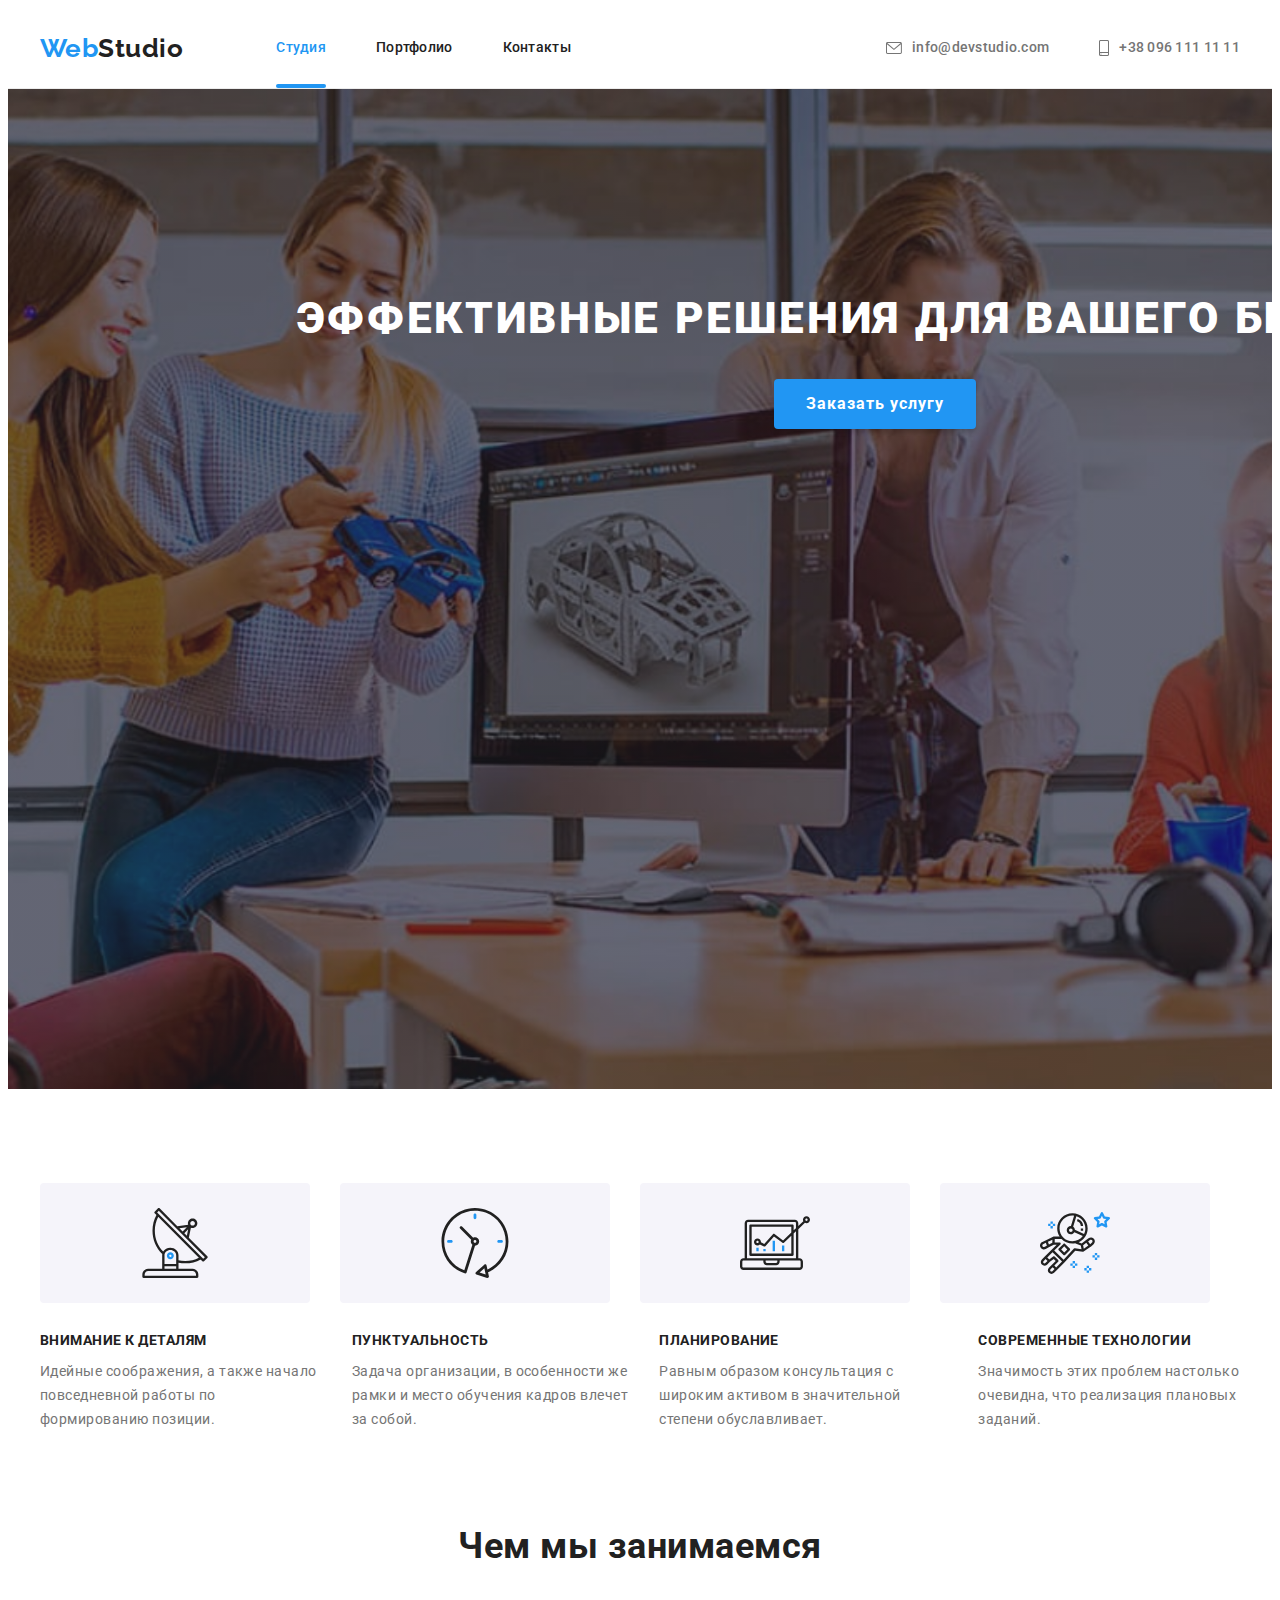
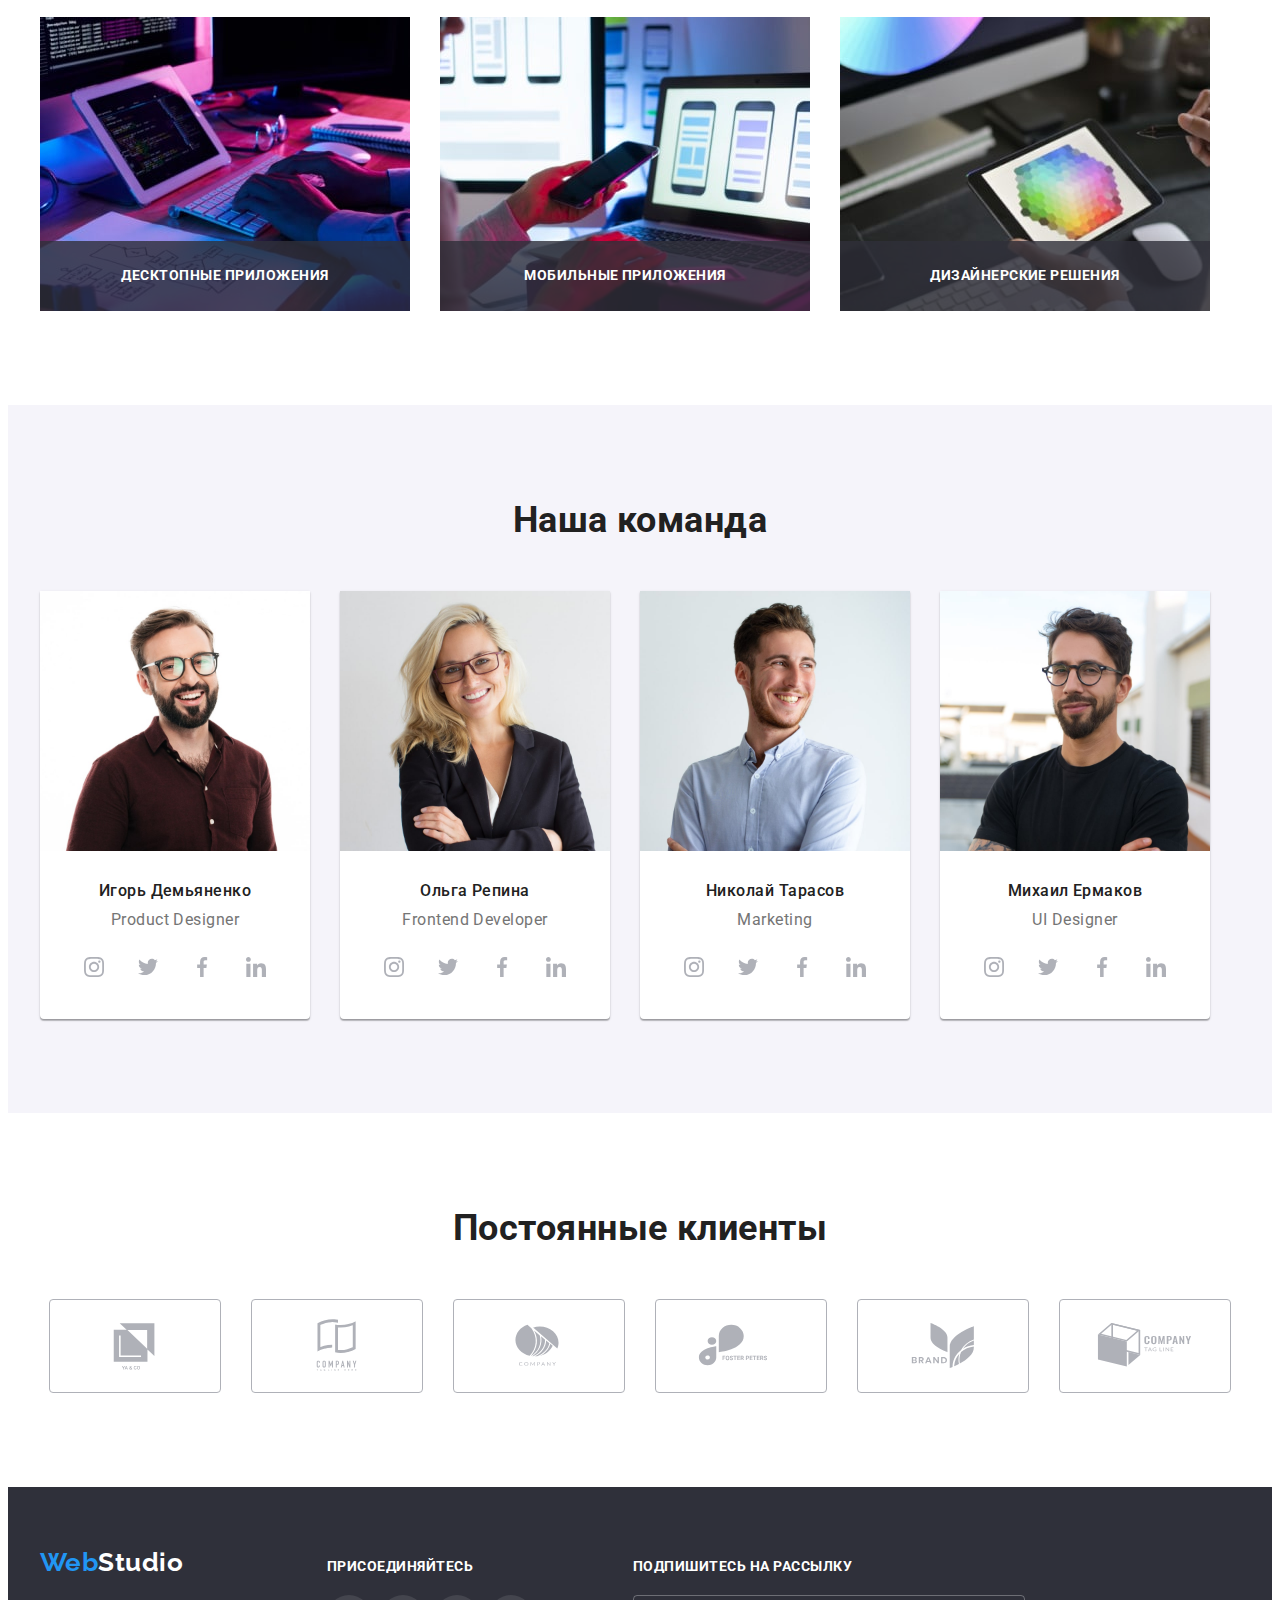
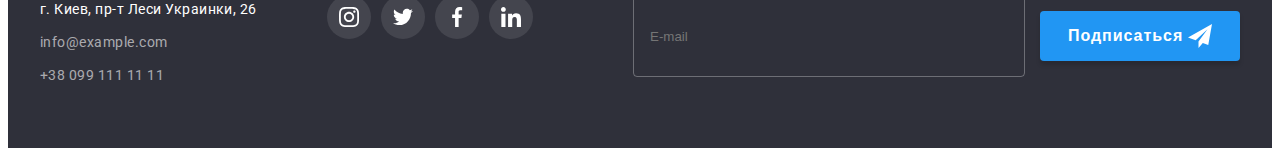
<file: index.html>
<!DOCTYPE html>
<html lang="ru">
  <head>
    <meta charset="UTF-8" />
    <meta http-equiv="X-UA-Compatible" content="IE=edge" />
    <meta name="viewport" content="width=device-width, initial-scale=1.0" />
    <title>Document</title>
    <link rel="preconnect" href="https://fonts.googleapis.com" />
    <link rel="preconnect" href="https://fonts.gstatic.com" crossorigin />
    <link
      href="https://fonts.googleapis.com/css2?family=Raleway:wght@700&family=Roboto:wght@400;500;700;900&display=swap"
      rel="stylesheet"
    />
    <link
      rel="stylesheet"
      href="https://cdnjs.cloudflare.com/ajax/libs/modern-normalize/1.1.0/modern-normalize.min.css"
      integrity="sha512-wpPYUAdjBVSE4KJnH1VR1HeZfpl1ub8YT/NKx4PuQ5NmX2tKuGu6U/JRp5y+Y8XG2tV+wKQpNHVUX03MfMFn9Q=="
      crossorigin="anonymous"
      referrerpolicy="no-referrer"
    />
    <link rel="stylesheet" href="./css/styles.css" />
  </head>
  <body>
    <header class="header">
      <div class="container">
        <nav class="nav">
          <a class="header-logo link" lang="en" href="./index.html"
            ><span class="accent">Web</span>Studio</a
          >

          <ul class="header-list list">
            <li class="header-item">
              <a class="header-link current link" href="./index.html">Студия</a>
            </li>
            <li class="header-item">
              <a class="header-link link" href="./portfolio.html">Портфолио</a>
            </li>
            <li class="header-item"><a class="header-link link" href="">Контакты</a></li>
          </ul>
        </nav>

        <ul class="header-contacts list">
          <li class="header-item">
            <a class="header-mail link" href="mailto:info@devstudio.com">
              <svg class="header-svg-envelope" width="16" height="12">
                <use href="./images/symbol-defs.svg#icon-envelope"></use>
              </svg>
              info@devstudio.com
            </a>
          </li>
          <li class="header-item">
            <a class="header-tel link" href="tel:+380961111111">
              <svg class="header-svg-tel" width="10" height="16">
                <use href="./images/symbol-defs.svg#icon-smartphone"></use>
              </svg>
              +38 096 111 11 11</a
            >
          </li>
        </ul>
      </div>
    </header>

    <main class="main">
      <!--  hero  -->

      <section class="section hero hero-bg-image">
        <div class="container hero-container">
          <h1 class="hero-title">Эффективные решения для вашего бизнеса</h1>
          <button class="hero-button" type="button" data-modal-open>Заказать услугу</button>
        </div>
      </section>

      <!--  advantage  -->

      <section class="section advantage">
        <div class="container">
          <h2 class="visually-hidden">Наши приемущества</h2>
          <ul class="advantage-svg-list list">
            <li class="advantage-svg-item">
              <svg class="advantage-svg" width="70" height="70">
                <use href="./images/symbol-defs.svg#icon-antenna"></use>
              </svg>
            </li>
            <li class="advantage-svg-item">
              <svg class="advantage-svg" width="70" height="70">
                <use href="./images/symbol-defs.svg#icon-clock"></use>
              </svg>
            </li>
            <li class="advantage-svg-item">
              <svg class="advantage-svg" width="70" height="70">
                <use href="./images/symbol-defs.svg#icon-diagram"></use>
              </svg>
            </li>
            <li class="advantage-svg-item">
              <svg class="advantage-svg" width="70" height="70">
                <use href="./images/symbol-defs.svg#icon-astronaut"></use>
              </svg>
            </li>
          </ul>
          <ul class="advantage-list list">
            <li class="advantage-item">
              <h3 class="advantage-title">Внимание к деталям</h3>
              <p class="advantage-text">
                Идейные соображения, а также начало повседневной работы по формированию позиции.
              </p>
            </li>
            <li class="advantage-item">
              <h3 class="advantage-title">Пунктуальность</h3>
              <p class="advantage-text">
                Задача организации, в особенности же рамки и место обучения кадров влечет за собой.
              </p>
            </li>
            <li class="advantage-item">
              <h3 class="advantage-title">Планирование</h3>
              <p class="advantage-text">
                Равным образом консультация с широким активом в значительной степени обуславливает.
              </p>
            </li>
            <li class="advantage-item">
              <h3 class="advantage-title">Современные технологии</h3>
              <p class="advantage-text">
                Значимость этих проблем настолько очевидна, что реализация плановых заданий.
              </p>
            </li>
          </ul>
        </div>
      </section>

      <!--  about  -->

      <section class="section about">
        <div class="container">
          <h2 class="about-title">Чем мы занимаемся</h2>
          <ul class="about-list list">
            <li class="about-item">
              <img src="./images/img-1-min.jpg" alt="проектирование" width="370" height="294" />
              <div class="about-thumb">
                <h3 class="about-img-title">Десктопные приложения</h3>
              </div>
            </li>
            <li class="about-item">
              <img
                src="./images/img-2-min.jpg"
                alt="дизайн мобильного приложения"
                width="370"
                height="294"
              />
              <div class="about-thumb">
                <h3 class="about-img-title">Мобильные приложения</h3>
              </div>
            </li>
            <li class="about-item">
              <img src="./images/img-3-min.jpg" alt="цветовое решение" width="370" height="294" />
              <div class="about-thumb">
                <h3 class="about-img-title">Дизайнерские решения</h3>
              </div>
            </li>
          </ul>
        </div>
      </section>

      <!--  team  -->

      <section class="section team">
        <div class="container">
          <h2 class="team-title">Наша команда</h2>
          <ul class="team-list list">
            <li class="team-item">
              <img
                class="team-img"
                src="./images/img-11-min.jpg"
                alt="сотрудник"
                width="270"
                height="260"
              />
              <h3 class="team-list-title">Игорь Демьяненко</h3>
              <p class="team-text" lang="en">Product Designer</p>
              <ul class="team-social-list list">
                <li class="team-social-item">
                  <a class="team-social-link" href="">
                    <svg class="team-social-svg" width="20" height="20">
                      <use href="./images/symbol-defs.svg#icon-instagram"></use>
                    </svg>
                  </a>
                </li>
                <li class="team-social-item">
                  <a class="team-social-link" href="">
                    <svg class="team-social-svg" width="20" height="20">
                      <use href="./images/symbol-defs.svg#icon-twitter"></use>
                    </svg>
                  </a>
                </li>
                <li class="team-social-item">
                  <a class="team-social-link" href="">
                    <svg class="team-social-svg" width="20" height="20">
                      <use href="./images/symbol-defs.svg#icon-facebook"></use>
                    </svg>
                  </a>
                </li>
                <li class="team-social-item">
                  <a class="team-social-link" href="">
                    <svg class="team-social-svg" width="20" height="20">
                      <use href="./images/symbol-defs.svg#icon-linkedin"></use>
                    </svg>
                  </a>
                </li>
              </ul>
            </li>
            <li class="team-item">
              <img
                class="team-img"
                src="./images/img-22-min.jpg"
                alt="сотрудник"
                width="270"
                height="260"
              />
              <h3 class="team-list-title">Ольга Репина</h3>
              <p class="team-text" lang="en">Frontend Developer</p>
              <ul class="team-social-list list">
                <li class="team-social-item">
                  <a class="team-social-link" href="">
                    <svg class="team-social-svg" width="20" height="20">
                      <use href="./images/symbol-defs.svg#icon-instagram"></use>
                    </svg>
                  </a>
                </li>
                <li class="team-social-item">
                  <a class="team-social-link" href="">
                    <svg class="team-social-svg" width="20" height="20">
                      <use href="./images/symbol-defs.svg#icon-twitter"></use>
                    </svg>
                  </a>
                </li>
                <li class="team-social-item">
                  <a class="team-social-link" href="">
                    <svg class="team-social-svg" width="20" height="20">
                      <use href="./images/symbol-defs.svg#icon-facebook"></use>
                    </svg>
                  </a>
                </li>
                <li class="team-social-item">
                  <a class="team-social-link" href="">
                    <svg class="team-social-svg" width="20" height="20">
                      <use href="./images/symbol-defs.svg#icon-linkedin"></use>
                    </svg>
                  </a>
                </li>
              </ul>
            </li>
            <li class="team-item">
              <img
                class="team-img"
                src="./images/img-33-min.jpg"
                alt="сотрудник"
                width="270"
                height="260"
              />
              <h3 class="team-list-title">Николай Тарасов</h3>
              <p class="team-text" lang="en">Marketing</p>
              <ul class="team-social-list list">
                <li class="team-social-item">
                  <a class="team-social-link" href="">
                    <svg class="team-social-svg" width="20" height="20">
                      <use href="./images/symbol-defs.svg#icon-instagram"></use>
                    </svg>
                  </a>
                </li>
                <li class="team-social-item">
                  <a class="team-social-link" href="">
                    <svg class="team-social-svg" width="20" height="20">
                      <use href="./images/symbol-defs.svg#icon-twitter"></use>
                    </svg>
                  </a>
                </li>
                <li class="team-social-item">
                  <a class="team-social-link" href="">
                    <svg class="team-social-svg" width="20" height="20">
                      <use href="./images/symbol-defs.svg#icon-facebook"></use>
                    </svg>
                  </a>
                </li>
                <li class="team-social-item">
                  <a class="team-social-link" href="">
                    <svg class="team-social-svg" width="20" height="20">
                      <use href="./images/symbol-defs.svg#icon-linkedin"></use>
                    </svg>
                  </a>
                </li>
              </ul>
            </li>
            <li class="team-item">
              <img
                class="team-img"
                src="./images/img-44-min.jpg"
                alt="сотрудник"
                width="270"
                height="260"
              />
              <h3 class="team-list-title">Михаил Ермаков</h3>
              <p class="team-text" lang="en">UI Designer</p>
              <ul class="team-social-list list">
                <li class="team-social-item">
                  <a class="team-social-link" href="">
                    <svg class="team-social-svg" width="20" height="20">
                      <use href="./images/symbol-defs.svg#icon-instagram"></use>
                    </svg>
                  </a>
                </li>
                <li class="team-social-item">
                  <a class="team-social-link" href="">
                    <svg class="team-social-svg" width="20" height="20">
                      <use href="./images/symbol-defs.svg#icon-twitter"></use>
                    </svg>
                  </a>
                </li>
                <li class="team-social-item">
                  <a class="team-social-link" href="">
                    <svg class="team-social-svg" width="20" height="20">
                      <use href="./images/symbol-defs.svg#icon-facebook"></use>
                    </svg>
                  </a>
                </li>
                <li class="team-social-item">
                  <a class="team-social-link" href="">
                    <svg class="team-social-svg" width="20" height="20">
                      <use href="./images/symbol-defs.svg#icon-linkedin"></use>
                    </svg>
                  </a>
                </li>
              </ul>
            </li>
          </ul>
        </div>
      </section>

      <!-- clients -->

      <section class="section clients">
        <div class="container">
          <h3 class="clients-title">Постоянные клиенты</h3>
          <ul class="clients-list list">
            <li class="clients-item">
              <a class="clients-link" href="">
                <svg class="clients-icon" width="106" height="60">
                  <use href="./images/symbol-defs.svg#icon-Logo-co-1"></use>
                </svg>
              </a>
            </li>
            <li class="clients-item">
              <a class="clients-link" href="">
                <svg class="clients-icon" width="106" height="60">
                  <use href="./images/symbol-defs.svg#icon-Logo-co-2"></use>
                </svg>
              </a>
            </li>
            <li class="clients-item">
              <a class="clients-link" href="">
                <svg class="clients-icon" width="106" height="60">
                  <use href="./images/symbol-defs.svg#icon-Logo-co-3"></use>
                </svg>
              </a>
            </li>
            <li class="clients-item">
              <a class="clients-link" href="">
                <svg class="clients-icon" width="106" height="60">
                  <use href="./images/symbol-defs.svg#icon-Logo-co-4"></use>
                </svg>
              </a>
            </li>
            <li class="clients-item">
              <a class="clients-link" href="">
                <svg class="clients-icon" width="106" height="60">
                  <use href="./images/symbol-defs.svg#icon-Logo-co-5"></use>
                </svg>
              </a>
            </li>
            <li class="clients-item">
              <a class="clients-link" href="">
                <svg class="clients-icon" width="106" height="60">
                  <use href="./images/symbol-defs.svg#icon-Logo-co-6"></use>
                </svg>
              </a>
            </li>
          </ul>
        </div>
      </section>
    </main>

    <!--  footer  -->

    <footer class="footer">
      <div class="container">
        <div class="footer-logo-adress">
          <a class="footer-logo link" lang="en" href="./index.html">
            <span class="accent">Web</span>Studio</a
          >
          <address class="adress">
            <ul class="footer-list list">
              <li class="footer-item">
                <a
                  class="adress-link link"
                  href="https://goo.gl/maps/6LNpwaQRXF41cbzE8"
                  target="_blank"
                  rel="noopener noreferrer"
                  >г. Киев, пр-т Леси Украинки, 26</a
                >
              </li>
              <li class="footer-item">
                <a class="footer-mail link" href="mailto:info@example.com">info@example.com</a>
              </li>
              <li class="footer-item">
                <a class="footer-tel link" href="tel:+380991111111">+38 099 111 11 11</a>
              </li>
            </ul>
          </address>
        </div>
        <div class="footer-social">
          <h3 class="footer-title">присоединяйтесь</h3>
          <ul class="footer-social-list list">
            <li class="footer-social-item">
              <a class="footer-social-link" href="">
                <svg class="footer-social-svg" width="20" height="20">
                  <use href="./images/symbol-defs.svg#icon-instagram"></use>
                </svg>
              </a>
            </li>
            <li class="footer-social-item">
              <a class="footer-social-link" href="">
                <svg class="footer-social-svg" width="20" height="20">
                  <use href="./images/symbol-defs.svg#icon-twitter"></use>
                </svg>
              </a>
            </li>
            <li class="footer-social-item">
              <a class="footer-social-link" href="">
                <svg class="footer-social-svg" width="20" height="20">
                  <use href="./images/symbol-defs.svg#icon-facebook"></use>
                </svg>
              </a>
            </li>
            <li class="footer-social-item">
              <a class="footer-social-link" href="">
                <svg class="footer-social-svg" width="20" height="20">
                  <use href="./images/symbol-defs.svg#icon-linkedin"></use>
                </svg>
              </a>
            </li>
          </ul>
        </div>
        <div class="subscribe-wrap">
          <h3 class="footer-title">Подпишитесь на рассылку</h3>
          <form class="footer-form">
            <input type="email" class="subscribe-email" name="email" placeholder="E-mail" />
            <button type="submit" class="subscribe-button">
              Подписаться
              <svg class="subscribe-icon" width="24" height="24">
                <use href="./images/symbol-defs.svg#icon-send"></use>
              </svg>
            </button>
          </form>
        </div>
      </div>
    </footer>

    <!------ backdrop ------->
    <div class="backdrop is-hidden" data-modal>
      <div class="modal">
        <button type="button" class="modal-button" data-modal-close>
          <svg class="modal-icon" width="11" height="11">
            <use href="./images/symbol-defs.svg#icon-Vector"></use>
          </svg>
        </button>
        <div class="form-wrap">
          <p class="form-title">Оставьте свои данные, мы вам перезвоним</p>
          <form class="form">
            <div class="form-person-wrap">
              <label for="name" class="form-label">Имя</label>
              <div class="input-icon-wrap">
                <input
                  type="text"
                  class="form-input"
                  name="name"
                  id="name"
                  placeholder=" "
                  autocomplete="name"
                />
                <svg class="form-icon" width="18" height="18">
                  <use href="./images/symbol-defs.svg#icon-person"></use>
                </svg>
              </div>
            </div>
            <label for="tel" class="form-label">Телефон</label>
            <div class="input-icon-wrap">
              <input
                type="tel"
                class="form-input"
                name="tel"
                id="tel"
                placeholder=" "
                autocomplete="tel"
              />
              <svg class="form-icon" width="18" height="18">
                <use href="./images/symbol-defs.svg#icon-phone"></use>
              </svg>
            </div>
            <label for="email" class="form-label">Почта</label>
            <div class="input-icon-wrap">
              <input type="email" class="form-input" name="email" id="email" placeholder=" " />
              <svg class="form-icon" width="18" height="18">
                <use href="./images/symbol-defs.svg#icon-email"></use>
              </svg>
            </div>
            <div class="comment-wrap">
              <label for="comment" class="form-label">Комментарий</label>

              <textarea
                class="comment"
                name="comment"
                placeholder="Введите текст"
                id="comment"
              ></textarea>
            </div>

            <label for="form-checkbox" class="form-checkbox-label">
              <input
                type="checkbox"
                class="form-checkbox"
                name="terms"
                value="terms"
                id="form-checkbox"
              />
              <span class="checkbox-icon">
                <svg class="" width="16" height="15">
                  <use href="./images/symbol-defs.svg#icon-check"></use>
                </svg>
              </span>
              Соглашаюсь с рассылкой и принимаю&nbsp;
              <a href="" class="checkbox-link">Условия договора</a>
            </label>
            <button type="submit" class="form-button">Отправить</button>
          </form>
        </div>
      </div>
    </div>
    <script src="./js/modal.js"></script>
  </body>
</html>
</file>
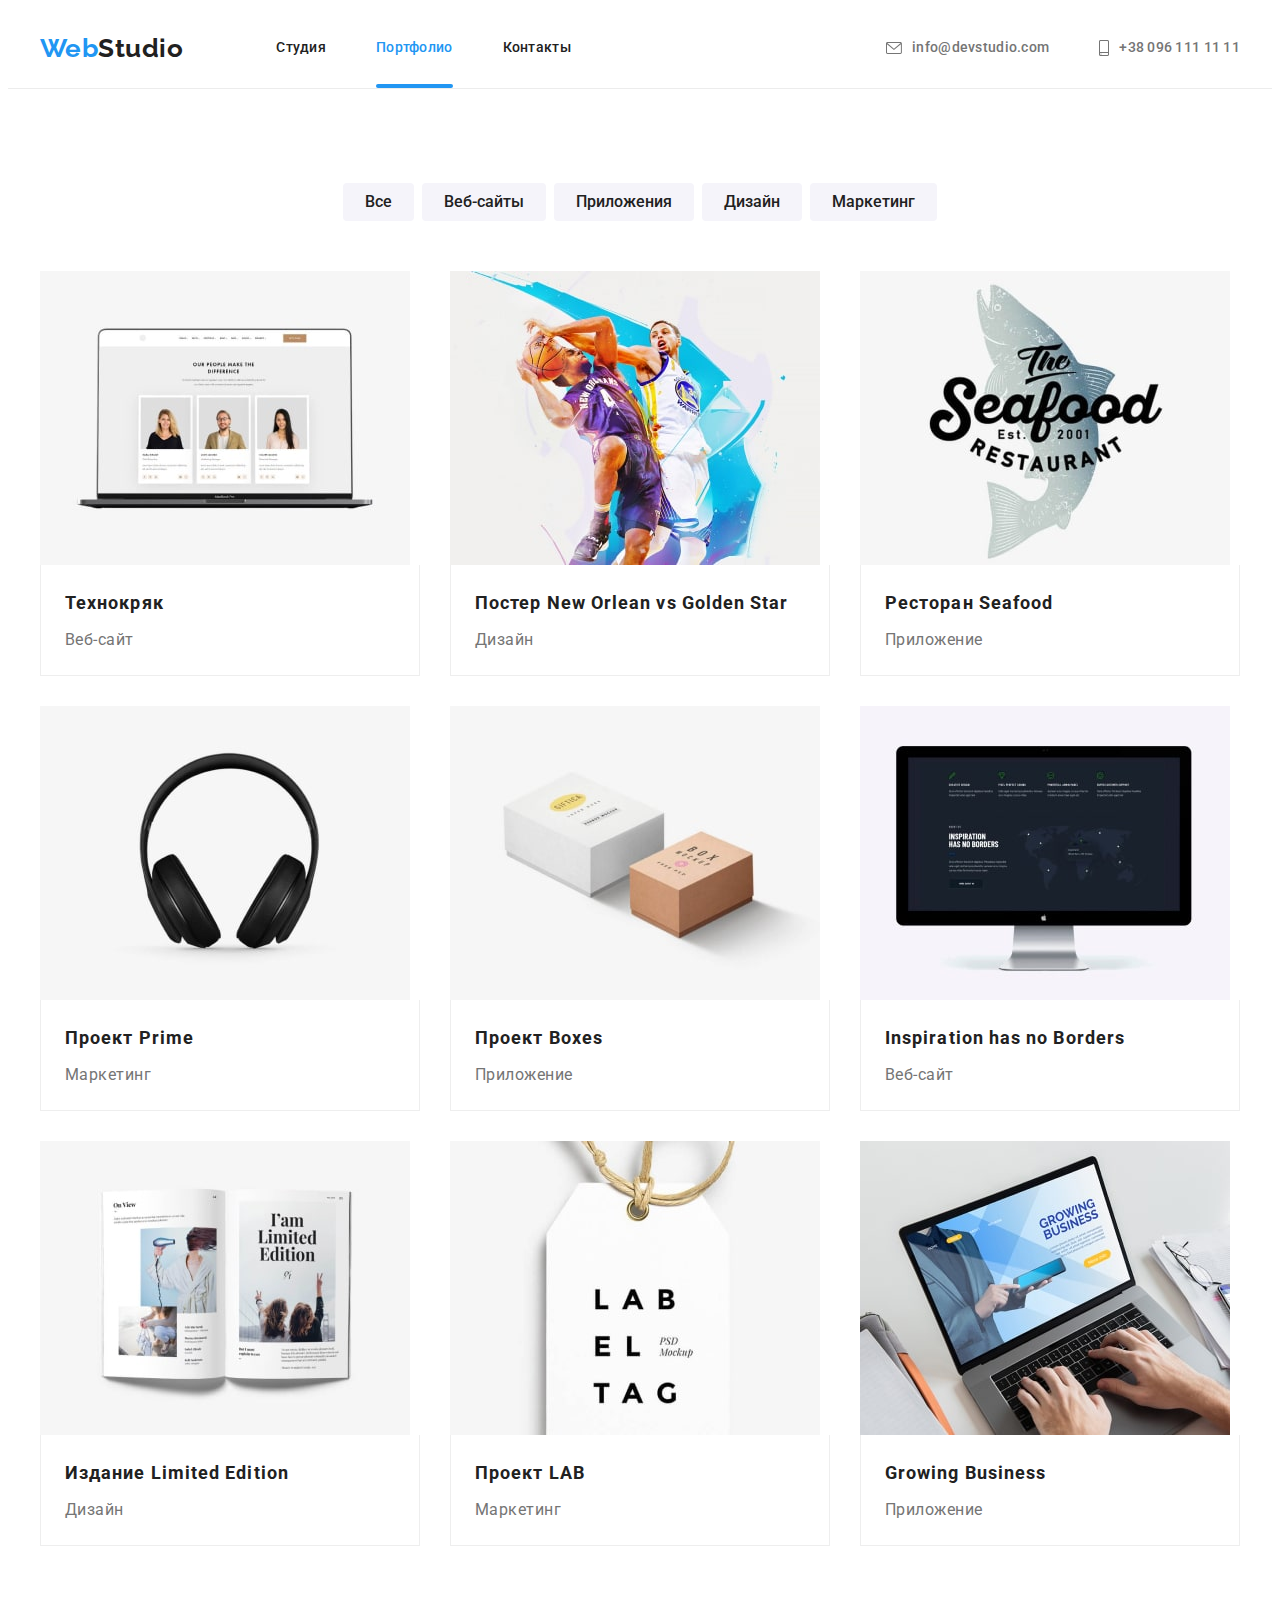
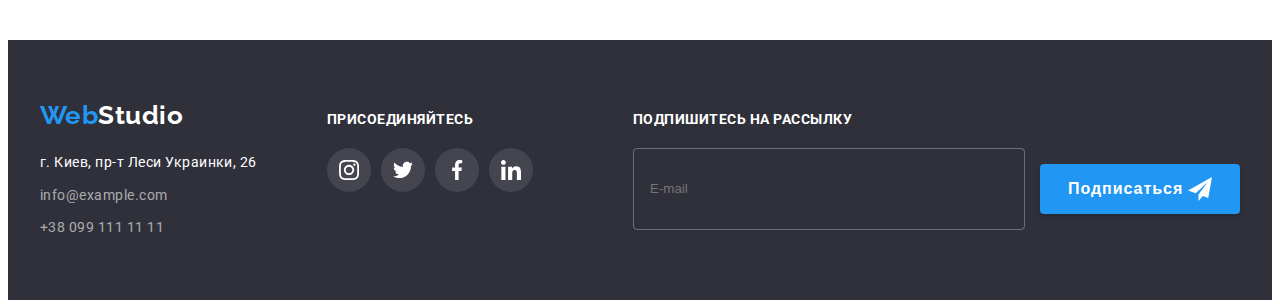
<file: portfolio.html>
<!DOCTYPE html>
<html lang="ru">
  <head>
    <meta charset="UTF-8" />
    <meta http-equiv="X-UA-Compatible" content="IE=edge" />
    <meta name="viewport" content="width=device-width, initial-scale=1.0" />
    <title>Document</title>
    <link rel="preconnect" href="https://fonts.googleapis.com" />
    <link rel="preconnect" href="https://fonts.gstatic.com" crossorigin />
    <link
      href="https://fonts.googleapis.com/css2?family=Raleway:wght@700&family=Roboto:wght@400;500;700;900&display=swap"
      rel="stylesheet"
    />
    <link
      rel="stylesheet"
      href="https://cdnjs.cloudflare.com/ajax/libs/modern-normalize/1.1.0/modern-normalize.min.css"
      integrity="sha512-wpPYUAdjBVSE4KJnH1VR1HeZfpl1ub8YT/NKx4PuQ5NmX2tKuGu6U/JRp5y+Y8XG2tV+wKQpNHVUX03MfMFn9Q=="
      crossorigin="anonymous"
      referrerpolicy="no-referrer"
    />
    <link rel="stylesheet" href="./css/styles.css" />
  </head>
  <body>
    <header class="header">
      <div class="container">
        <nav class="nav">
          <a class="header-logo link" lang="en" href="./index.html"
            ><span class="accent">Web</span>Studio</a
          >

          <ul class="header-list list">
            <li class="header-item">
              <a class="header-link link" href="./index.html">Студия</a>
            </li>
            <li class="header-item">
              <a class="header-link current link" href="./portfolio.html">Портфолио</a>
            </li>
            <li class="header-item"><a class="header-link link" href="">Контакты</a></li>
          </ul>
        </nav>

        <ul class="header-contacts list">
          <li class="header-item">
            <a class="header-mail link" href="mailto:info@devstudio.com">
              <svg class="header-svg-envelope" width="16" height="12">
                <use href="./images/symbol-defs.svg#icon-envelope"></use>
              </svg>
              info@devstudio.com
            </a>
          </li>
          <li class="header-item">
            <a class="header-tel link" href="tel:+380961111111">
              <svg class="header-svg-tel" width="10" height="16">
                <use href="./images/symbol-defs.svg#icon-smartphone"></use>
              </svg>
              +38 096 111 11 11</a
            >
          </li>
        </ul>
      </div>
    </header>
    <main class="main-portfolio">
      <section class="section">
        <div class="container">
          <!--  FILTERS  -->

          <h1 class="visually-hidden">Фильтр проектов</h1>
          <ul class="filter-list list">
            <li class="filter-item"><button class="button" type="button">Все</button></li>
            <li class="filter-item"><button class="button" type="button">Веб-сайты</button></li>
            <li class="filter-item"><button class="button" type="button">Приложения</button></li>
            <li class="filter-item"><button class="button" type="button">Дизайн</button></li>
            <li class="filter-item"><button class="button" type="button">Маркетинг</button></li>
          </ul>

          <!--  PROJECTS  -->

          <h2 class="visually-hidden">Проекты</h2>

          <ul class="project-list list">
            <li class="project-item">
              <a class="project-link link" href="">
                <div class="project-wrap">
                  <img
                    src="./images/img-portfolio-min.jpg"
                    alt="вебсайт"
                    width="370"
                    height="294"
                  />
                  <p class="project-img-text">
                    Технокряк это современная площадка распространения коронавируса. Компании
                    используют эту платформу для цифрового шпионажа и атак на защищённые сервера
                    конкурентов.
                  </p>
                </div>
                <div class="project-title-text">
                  <h3 class="project-title">Технокряк</h3>
                  <p class="project-text">Веб-сайт</p>
                </div>
              </a>
            </li>
            <li class="project-item">
              <a class="project-link link" href="">
                <div class="project-wrap">
                  <img
                    src="./images/img-portfolio1-min.jpg"
                    alt="постер"
                    width="370"
                    height="294"
                  />
                  <p class="project-img-text"></p>
                </div>
                <div class="project-title-text">
                  <h3 class="project-title">Постер New Orlean vs Golden Star</h3>
                  <p class="project-text">Дизайн</p>
                </div>
              </a>
            </li>
            <li class="project-item">
              <a class="project-link link" href="">
                <div class="project-wrap">
                  <img
                    src="./images/img-portfolio2-min.jpg"
                    alt="логотип ресторана"
                    width="370"
                    height="294"
                  />
                  <p class="project-img-text"></p>
                </div>
                <div class="project-title-text">
                  <h3 class="project-title">Ресторан Seafood</h3>
                  <p class="project-text">Приложение</p>
                </div></a
              >
            </li>
            <li class="project-item">
              <a class="project-link link" href="">
                <div class="project-wrap">
                  <img
                    src="./images/img-portfolio3-min.jpg"
                    alt="гарнитура"
                    width="370"
                    height="294"
                  />
                  <p class="project-img-text"></p>
                </div>
                <div class="project-title-text">
                  <h3 class="project-title">Проект Prime</h3>
                  <p class="project-text">Маркетинг</p>
                </div>
              </a>
            </li>
            <li class="project-item">
              <a class="project-link link" href="">
                <div class="project-wrap">
                  <img
                    src="./images/img-portfolio4-min.jpg"
                    alt="коробки"
                    width="370"
                    height="294"
                  />
                  <p class="project-img-text"></p>
                </div>
                <div class="project-title-text">
                  <h3 class="project-title">Проект Boxes</h3>
                  <p class="project-text">Приложение</p>
                </div>
              </a>
            </li>
            <li class="project-item">
              <a class="project-link link" href="">
                <div class="project-wrap">
                  <img
                    src="./images/img-portfolio5-min.jpg"
                    alt="вебсайт"
                    width="370"
                    height="294"
                  />
                  <p class="project-img-text"></p>
                </div>
                <div class="project-title-text">
                  <h3 class="project-title">Inspiration has no Borders</h3>
                  <p class="project-text">Веб-сайт</p>
                </div>
              </a>
            </li>
            <li class="project-item">
              <a class="project-link link" href="">
                <div class="project-wrap">
                  <img src="./images/img-portfolio6-min.jpg" alt="книга" width="370" height="294" />
                  <p class="project-img-text"></p>
                </div>
                <div class="project-title-text">
                  <h3 class="project-title">Издание Limited Edition</h3>
                  <p class="project-text">Дизайн</p>
                </div>
              </a>
            </li>
            <li class="project-item">
              <a class="project-link link" href="">
                <div class="project-wrap">
                  <img src="./images/img-portfolio7-min.jpg" alt="ярлык" width="370" height="294" />
                  <p class="project-img-text"></p>
                </div>
                <div class="project-title-text">
                  <h3 class="project-title">Проект LAB</h3>
                  <p class="project-text">Маркетинг</p>
                </div>
              </a>
            </li>
            <li class="project-item">
              <a class="project-link link" href="">
                <div class="project-wrap">
                  <img
                    src="./images/img-portfolio8-min.jpg"
                    alt="вебсайт"
                    width="370"
                    height="294"
                  />
                  <p class="project-img-text"></p>
                </div>
                <div class="project-title-text">
                  <h3 class="project-title">Growing Business</h3>
                  <p class="project-text">Приложение</p>
                </div>
              </a>
            </li>
          </ul>
        </div>
      </section>
    </main>

    <footer class="footer">
      <div class="container">
        <div class="footer-logo-adress">
          <a class="footer-logo link" lang="en" href="./index.html">
            <span class="accent">Web</span>Studio</a
          >
          <address class="adress">
            <ul class="footer-list list">
              <li class="footer-item">
                <a
                  class="adress-link link"
                  href="https://goo.gl/maps/6LNpwaQRXF41cbzE8"
                  target="_blank"
                  rel="noopener noreferrer"
                  >г. Киев, пр-т Леси Украинки, 26</a
                >
              </li>
              <li class="footer-item">
                <a class="footer-mail link" href="mailto:info@example.com">info@example.com</a>
              </li>
              <li class="footer-item">
                <a class="footer-tel link" href="tel:+380991111111">+38 099 111 11 11</a>
              </li>
            </ul>
          </address>
        </div>
        <div class="footer-social">
          <h3 class="footer-title">присоединяйтесь</h3>
          <ul class="footer-social-list list">
            <li class="footer-social-item">
              <a class="footer-social-link" href="">
                <svg class="footer-social-svg" width="20" height="20">
                  <use href="./images/symbol-defs.svg#icon-instagram"></use>
                </svg>
              </a>
            </li>
            <li class="footer-social-item">
              <a class="footer-social-link" href="">
                <svg class="footer-social-svg" width="20" height="20">
                  <use href="./images/symbol-defs.svg#icon-twitter"></use>
                </svg>
              </a>
            </li>
            <li class="footer-social-item">
              <a class="footer-social-link" href="">
                <svg class="footer-social-svg" width="20" height="20">
                  <use href="./images/symbol-defs.svg#icon-facebook"></use>
                </svg>
              </a>
            </li>
            <li class="footer-social-item">
              <a class="footer-social-link" href="">
                <svg class="footer-social-svg" width="20" height="20">
                  <use href="./images/symbol-defs.svg#icon-linkedin"></use>
                </svg>
              </a>
            </li>
          </ul>
        </div>
        <div class="subscribe-wrap">
          <h3 class="footer-title">Подпишитесь на рассылку</h3>
          <form class="footer-form">
            <input type="email" class="subscribe-email" name="email" placeholder="E-mail" />
            <button type="submit" class="subscribe-button">
              Подписаться
              <svg class="subscribe-icon" width="24" height="24">
                <use href="./images/symbol-defs.svg#icon-send"></use>
              </svg>
            </button>
          </form>
        </div>
      </div>
    </footer>
  </body>
</html>
</file>
<file: css/styles.css>
:root {
  --main-text-color: #757575;
  --main-title-color: #212121;
  --second-title-color: #ffffff;
  --accent-color: #2196f3;
  --main-btn-color: #212121;
  --second-btn-color: #ffffff;
  --third-btn-color: #afb1b8;
  --main-btn-bgc-color: #f5f4fa;
  --second-btn-bgc-color: #2196f3;
  --main-bgc-color: #ffffff;
  --second-bgc-color: #e5e5e5;
  --third-bgc-color: #f5f4fa;
  --unic-bgc-color: #2f303a;
}

/*основной цвет текста  (абзацы) #757575*/
/*вторичный цвет текста  (заголовки) #212121 */
/*белый #FFFFFF */
/*акцент (ховер) #2196F3 */

/*основной цвет button #212121 */
/*вторичный цвет button #ffffff */
/*основной цвет фона button #f5f4fa */
/*вторичный цвет фона button #2196f3 */

/*основной цвет фона #FFFFFF */
/*вторичный цвет фона #E5E5E5 */
/*второй вторичный цвет фона #F5F4FA */
/*уникальный цвет фона #2F303A */
h1,
h2,
h3,
h4,
h5,
h6,
p {
  margin: 0 auto;
  padding: 0;
}

ul {
  margin: 0;
  padding: 0;
}
a {
  display: block;
  transition: color 250ms cubic-bezier(0.4, 0, 0.2, 1),
    background-color 250ms cubic-bezier(0.4, 0, 0.2, 1);
}

img {
  display: block;
  max-width: 100%;
}
.container {
  width: 1200px;
  padding-left: 15px;
  padding-right: 15px;
  margin: auto;
}
.section {
  padding-top: 94px;
  padding-bottom: 94px;
}
body {
  background-color: var(--main-bgc-color);
  color: var(--main-text-color);
  font-family: 'Roboto', sans-serif;
  letter-spacing: 0.03em;
}

.list {
  list-style: none;
}

.link {
  text-decoration: none;
}

.visually-hidden {
  position: absolute;
  width: 1px;
  height: 1px;
  margin: -1px;
  border: 0;
  padding: 0;

  white-space: nowrap;
  clip-path: inset(100%);
  clip: rect(0 0 0 0);
  overflow: hidden;
}
/*-----------------HEADER------------------*/
.header {
  border-bottom: 1px solid #ececec;
}

.header .container,
.nav {
  display: flex;
  align-items: center;
}

.header-logo {
  margin-right: 93px;

  color: var(--main-title-color);
  font-family: 'Raleway', sans-serif;
  font-weight: 700;
  font-size: 26px;
  line-height: 1.19;
}

.header-logo span {
  color: var(--accent-color);
}

.header-list {
  display: flex;
}

.header-list .header-item:not(:last-child) {
  margin-right: 50px;
}

.header-list .header-link {
  padding-top: 32px;
  padding-bottom: 32px;

  color: var(--main-title-color);
  font-weight: 500;
  font-size: 14px;
  line-height: 1.14;
  letter-spacing: 0.02em;
}

.header-link:hover,
.header-link:focus {
  color: var(--accent-color);
}

.header-contacts {
  display: flex;
  margin-left: auto;
}

.header-contacts .header-item:not(:last-child) {
  margin-right: 50px;
}

.header-contacts a {
  padding-top: 32px;
  padding-bottom: 32px;

  color: var(--main-text-color);
  font-weight: 500;
  font-size: 14px;
  line-height: 1.14;
  letter-spacing: 0.02em;
}

.header-mail,
.header-tel {
  display: flex;
  justify-content: center;
  align-items: center;
}
.header-svg-envelope,
.header-svg-tel {
  margin-right: 10px;

  fill: currentColor;
}

.header-contacts a:hover,
.header-contacts a:focus {
  color: var(--accent-color);
}

.header-list .current {
  color: var(--accent-color);
}

.header-link {
  position: relative;
}

.header-link::after {
  display: inline-block;
  position: absolute;
  content: '';
  width: 100%;
  height: 4px;
  background-color: var(--accent-color);
  border-radius: 2px;
  bottom: 0;
  left: 0;

  transition: opacity 250ms cubic-bezier(0.4, 0, 0.2, 1);

  opacity: 0;
}

.header-link.current::after {
  opacity: 1;
  animation: after-move 250ms cubic-bezier(0.4, 0, 0.2, 1);
}

.header-link:hover::after,
.header-link:focus::after {
  opacity: 1;
}

@keyframes after-move {
  0% {
    content: '';
    width: 0%;
    height: 4px;
    background-color: var(--accent-color);
  }
  100% {
    content: '';
    width: 100%;
    height: 4px;
    background-color: var(--accent-color);
  }
}

/*--------------------FOOTER-----------------------*/

.footer {
  background-color: var(--unic-bgc-color);
  padding-top: 60px;
  padding-bottom: 60px;
}

.footer .container {
  display: flex;
  align-items: baseline;
}

.footer-logo-adress {
  display: flex;
  flex-direction: column;

  margin-right: 70px;
}

.footer-logo {
  margin-bottom: 20px;
  margin-right: auto;

  color: #ffffff;
  font-family: 'Raleway', sans-serif;
  font-weight: 700;
  font-size: 26px;
  line-height: 1.19;
}

.footer-logo span {
  color: var(--accent-color);
}

.footer-list {
  display: flex;
  flex-direction: column;
  font-style: normal;
  font-weight: normal;
  font-size: 14px;
  line-height: 1.71;
}
.footer-item {
  margin-right: auto;
}
.footer-item:not(:last-child) {
  margin-bottom: 9px;
}

.adress-link {
  color: #ffffff;
}

.footer-mail,
.footer-tel {
  color: rgba(255, 255, 255, 0.6);
}

.footer-list a:hover,
.footer-list a:focus {
  color: var(--accent-color);
}

.footer-social-list {
  display: flex;
}

.footer-title {
  margin-bottom: 20px;

  color: var(--second-title-color);
  font-weight: bold;
  font-size: 14px;
  line-height: 1.14;
  text-transform: uppercase;
}

.footer-social-link {
  width: 44px;
  height: 44px;

  display: flex;
  justify-content: center;
  align-items: center;

  color: var(--second-btn-color);
  background-color: rgba(255, 255, 255, 0.1);
  border-radius: 50%;
}

.footer-social-svg {
  fill: currentColor;
}

.footer-social-link:hover,
.footer-social-link:focus {
  background-color: var(--accent-color);
}

.footer-social-item + .footer-social-item {
  margin-left: 10px;
}

.subscribe-wrap {
  margin-left: auto;
}

.footer-form {
  display: flex;
  justify-content: center;
  align-items: center;
}

.subscribe-email {
  padding: 15px 16px;
  margin-right: 15px;
  width: 358px;
  height: 50px;
  outline: none;

  border: 1px solid rgba(255, 255, 255, 0.3);
  border-radius: 4px;
  background-color: inherit;
  color: var(--second-title-color);

  transition: border-color 250ms cubic-bezier(0.4, 0, 0.2, 1);
}

.subscribe-email:focus {
  border-color: var(--accent-color);
}

.subscribe-button {
  padding: 10px 28px;
  display: flex;
  justify-content: space-between;
  align-items: center;
  width: 200px;
  height: 50px;

  background-color: #2196f3;
  box-shadow: 0px 4px 4px rgba(0, 0, 0, 0.15);
  border: 0;
  border-radius: 4px;
  cursor: pointer;

  color: var(--second-title-color);
  font-weight: 700;
  font-size: 16px;
  line-height: 1.87;
  text-align: center;
  letter-spacing: 0.06em;
}
.subscribe-icon {
  fill: currentColor;
}

/*---------Index.html--------------------*/
/*----------------HERO------------------*/

.hero {
  padding-top: 200px;
  padding-bottom: 200px;

  background-color: var(--unic-bgc-color);
  text-align: center;
}

.hero-bg-image {
  margin: 0 auto;
  background-image: linear-gradient(rgba(47, 48, 58, 0.4), rgba(47, 48, 58, 0.4)),
    url(../images/Img-hero-bg-min.jpg);
  height: 600px;
  max-width: 1600px;
  background-repeat: no-repeat;
  background-position: center;
  background-size: cover;
}

.hero-container {
  padding: 0 267px;
}

.hero-title {
  margin-bottom: 30px;

  color: var(--second-title-color);
  text-transform: uppercase;
  font-weight: 900;
  font-size: 44px;
  line-height: 1.36;
  letter-spacing: 0.06em;
}

.hero-button {
  border: 0;
  padding: 10px 32px;
  border-radius: 4px;
  box-shadow: 0px 4px 4px rgba(0, 0, 0, 0.15);

  color: var(--second-btn-color);
  background-color: var(--second-btn-bgc-color);
  font-family: inherit;
  font-weight: 700;
  font-size: 16px;
  line-height: 1.87;
  letter-spacing: 0.06em;
  cursor: pointer;
}

/*-----------------ADVANTAGE--------------------*/

.advantage {
  background-color: var(--main-bgc-color);
}

.advantage-svg-list {
  display: flex;
  margin-bottom: 30px;
}

.advantage-svg-item {
  display: flex;
  justify-content: center;
  align-items: center;

  width: 270px;
  height: 120px;
  border-radius: 4px;
  background-color: var(--third-bgc-color);
}

.advantage-svg-item + .advantage-svg-item {
  margin-left: 30px;
}

.advantage-list {
  display: flex;
}

.advantage-item:not(:last-child) {
  margin-right: 30px;
}

.advantage-title {
  margin-bottom: 10px;

  color: var(--main-title-color);
  text-transform: uppercase;
  font-size: 14px;
  line-height: 1.14;
}

.advantage-text {
  font-size: 14px;
  line-height: 24px;
}

/*----------------------ABOUT--------------------*/

.about {
  padding-top: 0;

  background-color: var(--main-bgc-color);
}

.about-title {
  margin-bottom: 50px;

  color: var(--main-title-color);
  font-size: 36px;
  line-height: 1.17;
  text-align: center;
}

.about-list {
  display: flex;
  flex-basis: calc(100% / 3);
}

.about-item:not(:last-child) {
  margin-right: 30px;
}

.about-item {
  position: relative;
}

.about-thumb {
  display: flex;
  justify-content: center;
  align-items: center;

  position: absolute;
  content: '';
  width: 100%;
  height: 70px;
  background-color: rgba(47, 48, 58, 0.8);
  bottom: 0;
}

.about-img-title {
  font-weight: 700;
  font-size: 14px;
  line-height: 1.14;
  text-align: center;
  text-transform: uppercase;
  color: var(--second-title-color);
}

/*------------------TEAM--------------------------*/

.team {
  background-color: var(--third-bgc-color);
}

.team-title {
  margin-bottom: 50px;

  color: var(--main-title-color);
  font-size: 36px;
  line-height: 1.17;
  text-align: center;
}

.team-list {
  text-align: center;
  display: flex;
  flex-wrap: wrap;
}

.team-item {
  flex-basis: calc(100% / 4 - 30px);

  padding-bottom: 30px;
  box-shadow: 0px 1px 3px rgba(0, 0, 0, 0.12), 0px 1px 1px rgba(0, 0, 0, 0.14),
    0px 2px 1px rgba(0, 0, 0, 0.2);
  border-radius: 0px 0px 4px 4px;

  background-color: var(--main-bgc-color);
}

.team-item:not(:last-child) {
  margin-right: 30px;
}

.team-img {
  margin-bottom: 30px;
}

.team-list-title {
  margin-bottom: 10px;

  color: var(--main-title-color);
  font-weight: 500;
  font-size: 16px;
  line-height: 1.19;
}

.team-text {
  margin-bottom: 16px;

  font-size: 16px;
  line-height: 1.19;
}

.team-social-list {
  display: flex;
  justify-content: center;
  align-items: center;
}

.team-social-link {
  background-color: var(--main-bgc-color);
  display: flex;
  justify-content: center;
  align-items: center;

  width: 44px;
  height: 44px;
  border-radius: 50%;
  color: var(--third-btn-color);
}

.team-social-link:hover,
.team-social-link:focus {
  background-color: var(--second-btn-bgc-color);
  color: var(--second-btn-color);
}

.team-social-item:not(:last-child) {
  margin-right: 10px;
}

.team-social-svg {
  fill: currentColor;
}

/*-------------------CLIENTS-------------*/

.clients-title {
  color: var(--main-title-color);
  margin-bottom: 50px;

  font-weight: 700;
  font-size: 36px;
  line-height: 1.17;
  text-align: center;
}

.clients-list {
  display: flex;
  justify-content: center;
  align-items: center;
}

.clients-item + .clients-item {
  margin-left: 30px;
}

.clients-link {
  display: flex;
  justify-content: center;
  align-items: center;
  width: 170px;
  height: 92px;
  color: var(--third-btn-color);

  border: 1px solid currentColor;
  border-radius: 4px;

  cursor: pointer;
}

.clients-icon {
  fill: currentColor;
}

.clients-link:hover,
.clients-link:focus {
  color: var(--accent-color);
}

/* --------------BACKDROP--------------- */

.backdrop {
  position: fixed;
  width: 100vw;
  height: 100vh;
  top: 0;

  background-color: rgba(0, 0, 0, 0.2);
}

.backdrop.is-hidden {
  opacity: 0;
  pointer-events: none;
}

.backdrop.is-hidden .modal {
  transform: scale(2) rotate(180deg) translate(50%, 50%);
  transition: transform 1000ms;
}

.modal {
  min-width: 528px;
  min-height: 581px;
  background-color: var(--main-bgc-color);

  position: absolute;
  top: 50%;
  left: 50%;
  transform: translate(-50%, -50%);
  transition: transform 1000ms;

  border-radius: 4px;
}

.modal-button {
  display: flex;
  justify-content: center;
  align-items: center;

  position: absolute;
  top: 8px;
  right: 8px;

  width: 30px;
  height: 30px;
  border: 1px solid rgba(0, 0, 0, 0.1);
  border-radius: 50%;

  background-color: inherit;
  cursor: pointer;
  transition: background-color 250ms cubic-bezier(0.4, 0, 0.2, 1);
}

.modal-button:hover,
.modal-button:focus {
  background-color: rgba(0, 0, 0, 0.1);
}

.form-wrap {
  padding: 40px;
}

.form-title {
  margin-bottom: 12px;

  font-weight: 700;
  font-size: 20px;
  line-height: 1.15;
  text-align: center;
  color: var(--main-title-color);
}

.form-label {
  display: block;
  margin-bottom: 4px;

  font-weight: 400;
  font-size: 12px;
  line-height: 1.16;
  letter-spacing: 0.01em;
  color: var(--main-text-color);
}

.form-input {
  width: 100%;
  border: 1px solid rgba(33, 33, 33, 0.2);
  border-radius: 4px;
  padding: 11px 42px;
  outline: none;
  transition: border-color 250ms cubic-bezier(0.4, 0, 0.2, 1);
}

.form-input:focus {
  border-color: var(--accent-color);
}
.form-input:focus + .form-icon {
  fill: var(--accent-color);
}

.input-icon-wrap {
  position: relative;
  width: 100%;
  margin-bottom: 10px;
}

.form-icon {
  display: block;
  position: absolute;

  top: 50%;
  left: 12px;
  transform: translateY(-50%);

  fill: var(--main-title-color);

  transition: fill 250ms cubic-bezier(0.4, 0, 0.2, 1);
}

.comment-wrap {
  margin-bottom: 20px;
}

.comment {
  padding: 12px 16px;
  width: 100%;
  height: 120px;
  border: 1px solid rgba(33, 33, 33, 0.2);
  border-radius: 4px;
  outline: none;

  resize: none;
}

.comment:focus {
  border-color: var(--accent-color);
}

.comment::placeholder {
  font-size: 14px;
  line-height: 1.14;
  letter-spacing: 0.01em;

  color: rgba(117, 117, 117, 0.5);
}

.form-checkbox-label {
  display: flex;
  align-items: center;
  justify-content: center;
  margin-bottom: 30px;
}

.form-checkbox {
  display: block;
  appearance: none;
}

.checkbox-icon {
  display: flex;
  justify-content: center;
  align-items: center;
  margin-right: 7px;

  border: 2px solid #212121;
  border-radius: 2px;
  width: 16px;
  height: 15px;
}

.form-checkbox:checked + .checkbox-icon {
  background-color: var(--accent-color);
  border: none;
}

.form-checkbox-label {
  display: flex;
  font-weight: 400;
  font-size: 14px;
  line-height: 1.71;
  color: var(--main-text-color);
}

.checkbox-link {
  color: var(--accent-color);
}

.form-button {
  padding: 10px 55px;
  margin: 0 auto;
  display: block;

  font-weight: 700;
  font-size: 16px;
  line-height: 1.87;
  text-align: center;
  letter-spacing: 0.06em;
  color: var(--second-btn-color);
  background-color: #188ce8;
  border-radius: 4px;
  box-shadow: 0px 4px 4px rgba(0, 0, 0, 0.15);
  border: 0;
  cursor: pointer;
}

/*----------portfolio.html----------------*/
/*-------------------PORTFOLIO---------------*/
.main-portfolio {
  background-color: var(--main-bgc-color);
}

.project {
  display: flex;
  flex-direction: column;
}
/*----------------------FILTERS--------------- */

.filter-list {
  display: flex;
  justify-content: center;
  margin-bottom: 50px;

  text-align: center;
}

.filter-item:not(:last-child) {
  margin-right: 8px;
}

.button {
  padding: 6px 22px;
  border: 0;
  border-radius: 4px;

  color: var(--main-btn-color);
  background-color: var(--main-btn-bgc-color);
  font-family: inherit;
  font-weight: 500;
  font-size: 16px;
  line-height: 1.62;
  cursor: pointer;

  transition: color 250ms cubic-bezier(0.4, 0, 0.2, 1),
    background-color 250ms cubic-bezier(0.4, 0, 0.2, 1),
    box-shadow 250ms cubic-bezier(0.4, 0, 0.2, 1);
}

.button:hover,
.button:focus {
  color: var(--second-btn-color);
  background-color: var(--second-btn-bgc-color);

  box-shadow: 0px 3px 1px rgba(0, 0, 0, 0.1), 0px 1px 2px rgba(0, 0, 0, 0.08),
    0px 2px 2px rgba(0, 0, 0, 0.12);
}

/*--------------------PROJECTS------------------------*/

.project-list {
  display: flex;
  flex-wrap: wrap;

  margin-left: -30px;
  margin-top: -30px;
}
.project-item {
  margin-left: 30px;
  margin-top: 30px;
  flex-basis: calc(100% / 3 - 30px);
  color: var(--main-bgc-color);
}

.project-link {
  transition: box-shadow 250ms cubic-bezier(0.4, 0, 0.2, 1);
}

.project-link:hover,
.project-link:focus {
  box-shadow: 0px 1px 1px rgba(0, 0, 0, 0.12), 0px 4px 4px rgba(0, 0, 0, 0.06),
    1px 4px 6px rgba(0, 0, 0, 0.16);
}

.project-wrap {
  position: relative;
  overflow: hidden;
}
.project-img-text {
  position: absolute;

  background-color: rgba(33, 150, 243, 0.9);
  color: var(--second-title-color);
  padding: 63px 24px;
  width: 100%;
  height: 100%;
  font-size: 18px;
  line-height: 1.55;

  transition: transform 250ms cubic-bezier(0.4, 0, 0.2, 1);
}

.project-wrap:hover .project-img-text {
  transform: translateY(-100%);
}

.project-title-text {
  padding: 20px 24px;
  background-color: var(--main-bgc-color);
  border: 1px solid #eeeeee;
  border-top: 0;
}

.project-title {
  margin-bottom: 4px;

  color: var(--main-title-color);
  font-size: 18px;
  line-height: 2;
  letter-spacing: 0.06em;
}

.project-text {
  color: var(--main-text-color);
  font-size: 16px;
  line-height: 1.87;
}
</file>
